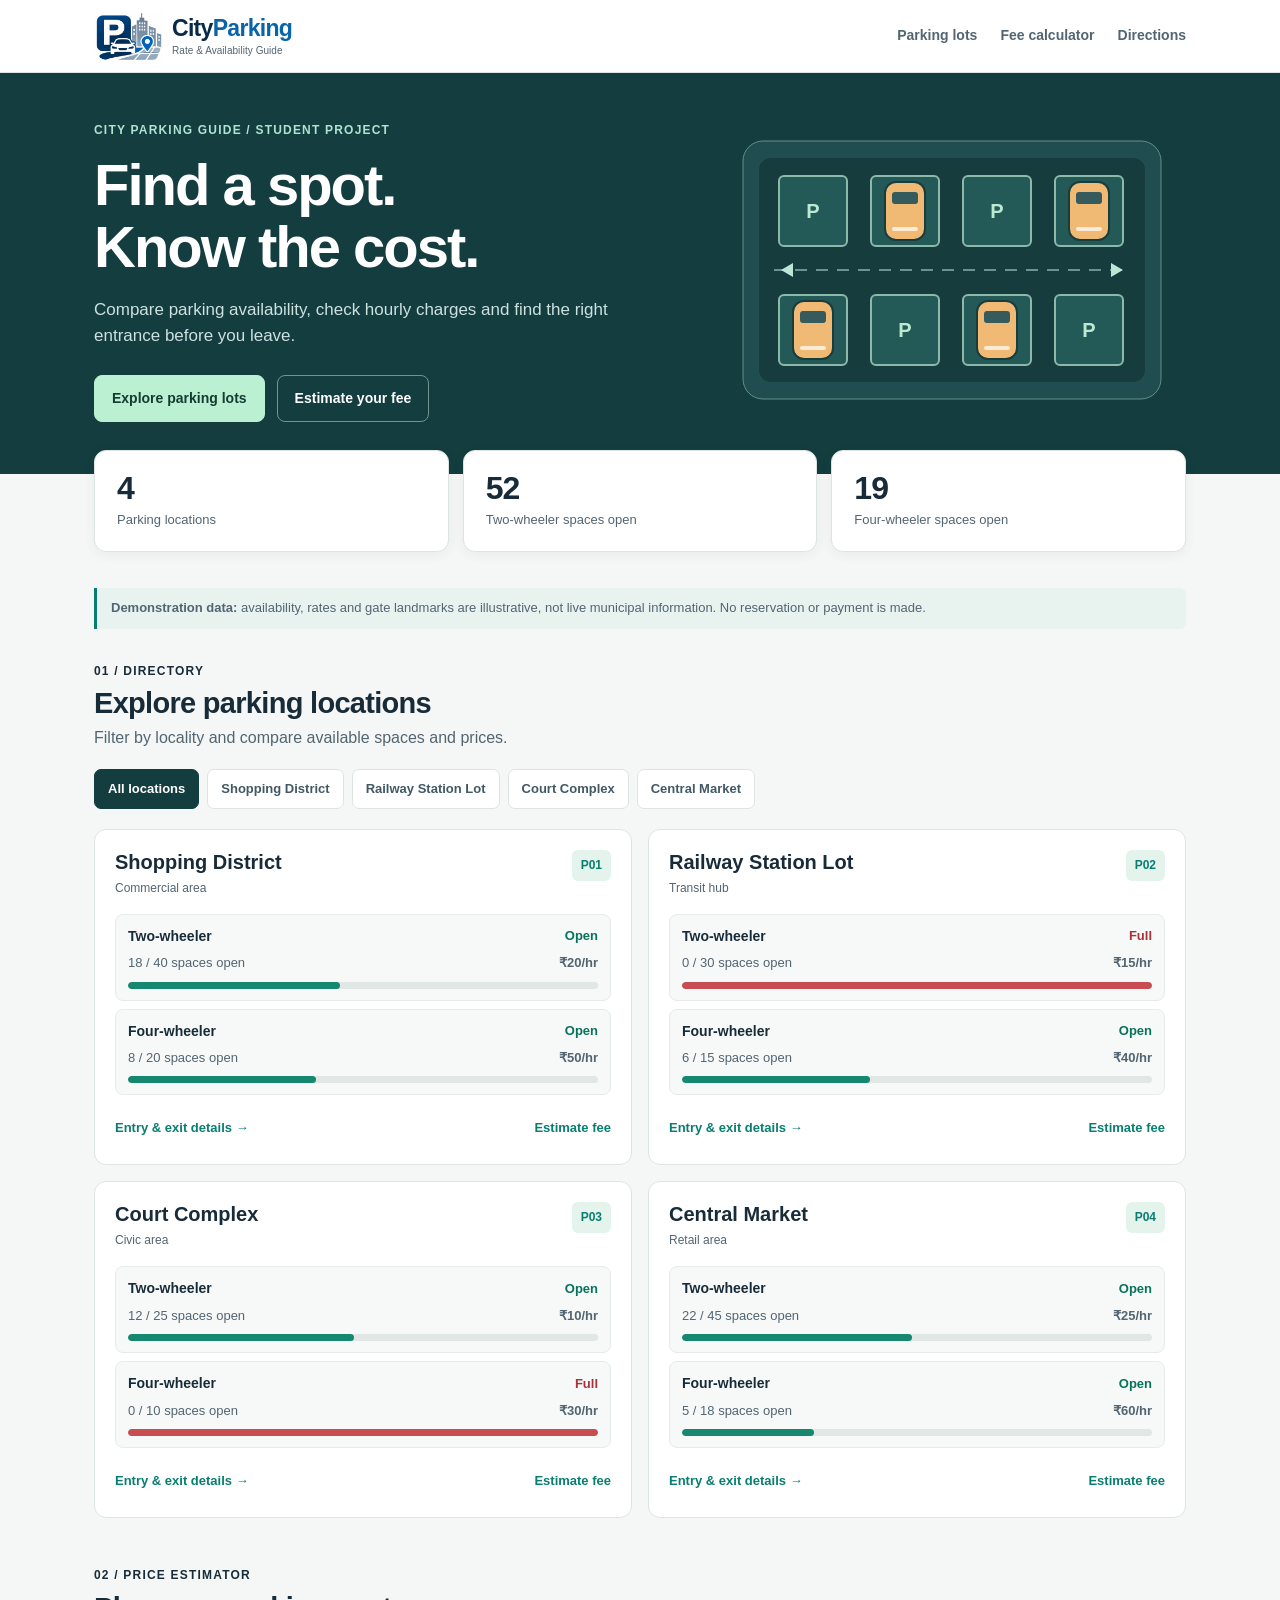
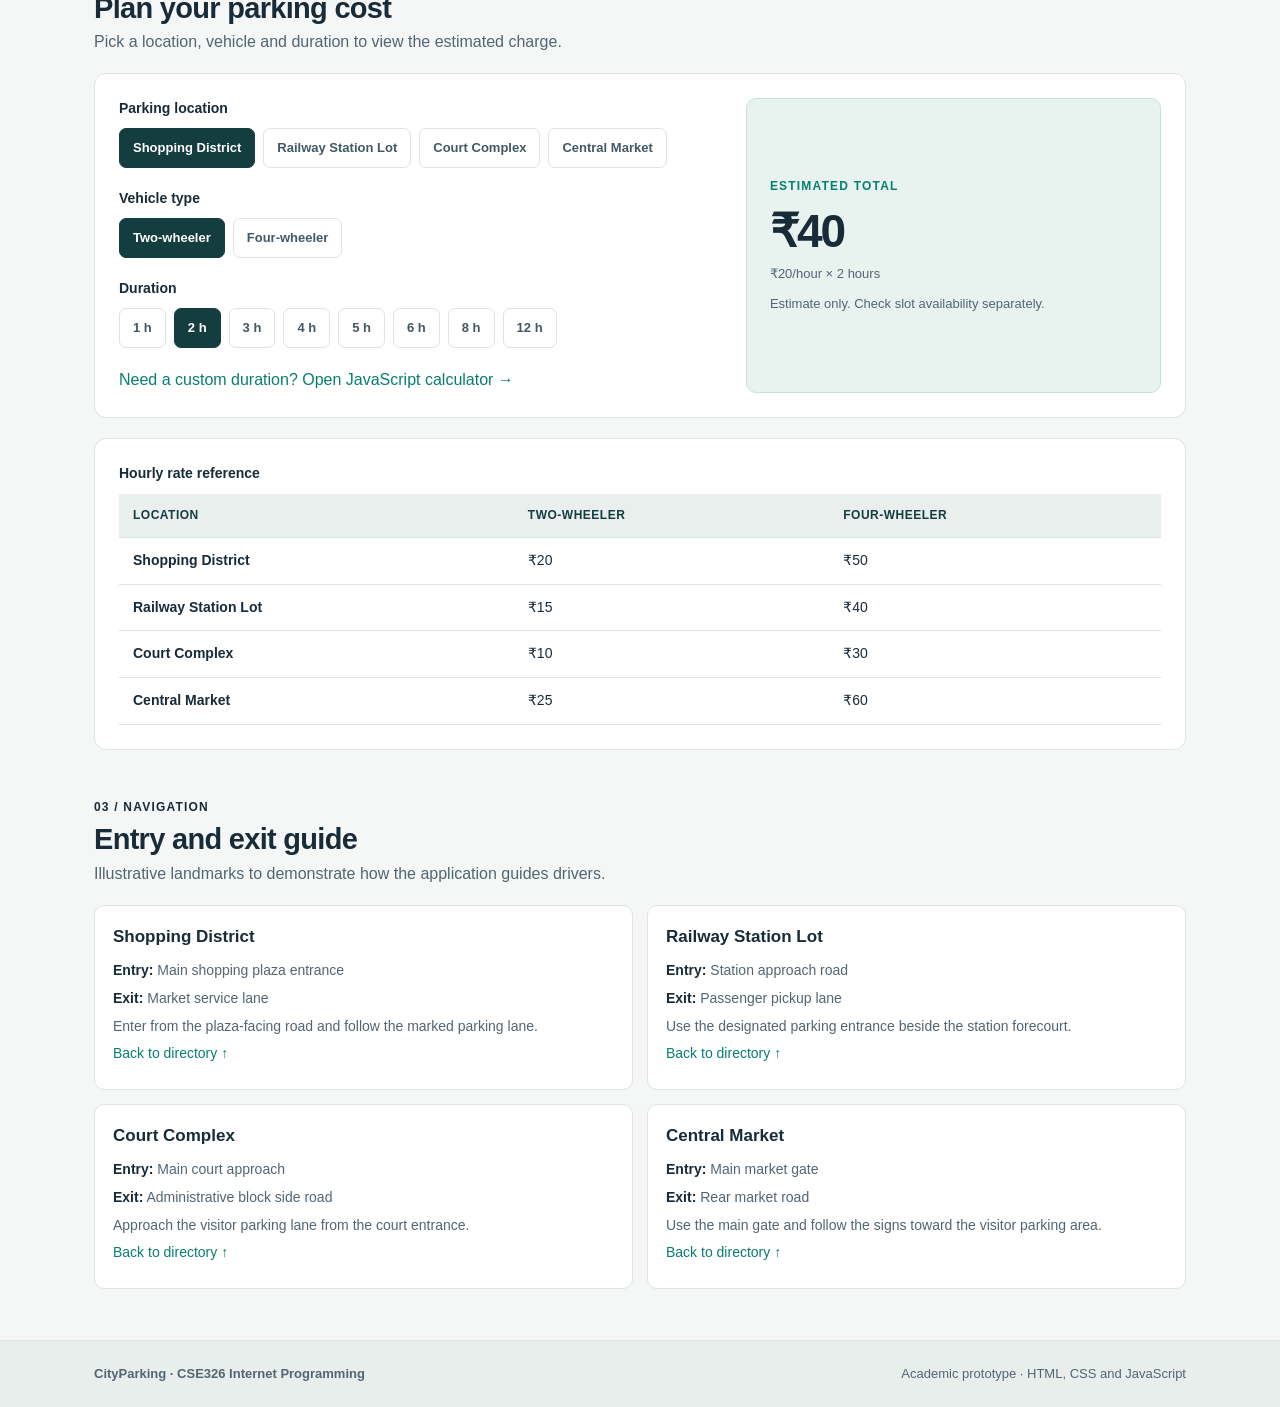
<file: index.html>
<!DOCTYPE html>
<html>
    <head>
        <meta charset="utf-8">
        <meta content="width=device-width, initial-scale=1.0" name="viewport">
        <meta content="Compare city parking availability, hourly rates and entry and exit landmarks in a student demonstration." name="description">
        <title>CityParking | Find a spot before you go</title>
        <link href="logo-icon.png" rel="icon" type="image/png">
        <link href="style.css" rel="stylesheet">
    </head>
    <body>
        <header class="top">
            <div class="wrap nav">
                <a class="logo" href="#top"><img alt="" class="brand-image" src="logo-icon.png"/><span class="brand-text"><strong>City<span>Parking</span></strong><small>Rate &amp; Availability Guide</small></span></a>
                <nav aria-label="Main navigation">
                    <a href="#directory">Parking lots</a>
                    <a href="#calculator">Fee calculator</a>
                    <a href="#directions">Directions</a>
                </nav>
            </div>
        </header>
        <main id="top">
            <section class="hero">
                <div class="wrap hero-grid">
                    <div>
                        <span class="tag">City parking guide / Student project</span>
                        <h1>Find a spot.<br>Know the cost.</h1>
                        <p>Compare parking availability, check hourly charges and find the right entrance before you leave.</p>
                        <div class="actions"><a class="button" href="#directory">Explore parking lots</a><a class="button secondary" href="#calculator">Estimate your fee</a></div>
                    </div>
                    <img alt="Parking layout with open bays and parked vehicles" class="hero-art" src="parking.svg">
                </div>
            </section>
            <div class="wrap">
                <section aria-label="Parking summary" class="stats">
                    <div class="stat"><strong>4</strong><span>Parking locations</span></div>
                    <div class="stat"><strong>52</strong><span>Two-wheeler spaces open</span></div>
                    <div class="stat"><strong>19</strong><span>Four-wheeler spaces open</span></div>
                </section>
                <div class="note"><strong>Demonstration data:</strong> availability, rates and gate landmarks are illustrative, not live municipal information. No reservation or payment is made.</div>
                <section class="section" id="directory">
                    <div class="section-head">
                        <div><span class="tag">01 / Directory</span><h2>Explore parking locations</h2><p>Filter by locality and compare available spaces and prices.</p></div>
                    </div>
                    <div aria-label="Filter parking locations" role="group">
                        <input checked="" class="choice" id="filter-all" name="locality" type="radio">
                        <input class="choice" id="filter-shopping" name="locality" type="radio">
                        <input class="choice" id="filter-railway" name="locality" type="radio">
                        <input class="choice" id="filter-court" name="locality" type="radio">
                        <input class="choice" id="filter-market" name="locality" type="radio">
                        <div class="pills"><label for="filter-all">All locations</label><label for="filter-shopping">Shopping District</label><label for="filter-railway">Railway Station Lot</label><label for="filter-court">Court Complex</label><label for="filter-market">Central Market</label></div>
                        <div class="lot-grid">
                            <article class="lot shopping">
                                <div class="lot-heading">
                                    <div><h3>Shopping District</h3><p class="sub">Commercial area</p></div>
                                    <span class="number">P01</span>
                                </div>
                                <div class="vehicle">
                                    <div class="vehicle-top"><strong>Two-wheeler</strong><span class="open">Open</span></div>
                                    <div class="vehicle-bottom"><span>18 / 40 spaces open</span><strong>₹20/hr</strong></div>
                                    <div aria-label="45% spaces open" class="track" role="img">
                                        <div class="bar" style="width:45%"></div>
                                    </div>
                                </div>
                                <div class="vehicle">
                                    <div class="vehicle-top"><strong>Four-wheeler</strong><span class="open">Open</span></div>
                                    <div class="vehicle-bottom"><span>8 / 20 spaces open</span><strong>₹50/hr</strong></div>
                                    <div aria-label="40% spaces open" class="track" role="img">
                                        <div class="bar" style="width:40%"></div>
                                    </div>
                                </div>
                                <div class="lot-bottom"><a href="#gate-shopping">Entry &amp; exit details →</a><a href="#calculator">Estimate fee</a></div>
                            </article>
                            <article class="lot railway">
                                <div class="lot-heading">
                                    <div><h3>Railway Station Lot</h3><p class="sub">Transit hub</p></div>
                                    <span class="number">P02</span>
                                </div>
                                <div class="vehicle">
                                    <div class="vehicle-top"><strong>Two-wheeler</strong><span class="full">Full</span></div>
                                    <div class="vehicle-bottom"><span>0 / 30 spaces open</span><strong>₹15/hr</strong></div>
                                    <div aria-label="0% spaces open" class="track" role="img">
                                        <div class="bar zero" style="width:100%"></div>
                                    </div>
                                </div>
                                <div class="vehicle">
                                    <div class="vehicle-top"><strong>Four-wheeler</strong><span class="open">Open</span></div>
                                    <div class="vehicle-bottom"><span>6 / 15 spaces open</span><strong>₹40/hr</strong></div>
                                    <div aria-label="40% spaces open" class="track" role="img">
                                        <div class="bar" style="width:40%"></div>
                                    </div>
                                </div>
                                <div class="lot-bottom"><a href="#gate-railway">Entry &amp; exit details →</a><a href="#calculator">Estimate fee</a></div>
                            </article>
                            <article class="lot court">
                                <div class="lot-heading">
                                    <div><h3>Court Complex</h3><p class="sub">Civic area</p></div>
                                    <span class="number">P03</span>
                                </div>
                                <div class="vehicle">
                                    <div class="vehicle-top"><strong>Two-wheeler</strong><span class="open">Open</span></div>
                                    <div class="vehicle-bottom"><span>12 / 25 spaces open</span><strong>₹10/hr</strong></div>
                                    <div aria-label="48% spaces open" class="track" role="img">
                                        <div class="bar" style="width:48%"></div>
                                    </div>
                                </div>
                                <div class="vehicle">
                                    <div class="vehicle-top"><strong>Four-wheeler</strong><span class="full">Full</span></div>
                                    <div class="vehicle-bottom"><span>0 / 10 spaces open</span><strong>₹30/hr</strong></div>
                                    <div aria-label="0% spaces open" class="track" role="img">
                                        <div class="bar zero" style="width:100%"></div>
                                    </div>
                                </div>
                                <div class="lot-bottom"><a href="#gate-court">Entry &amp; exit details →</a><a href="#calculator">Estimate fee</a></div>
                            </article>
                            <article class="lot market">
                                <div class="lot-heading">
                                    <div><h3>Central Market</h3><p class="sub">Retail area</p></div>
                                    <span class="number">P04</span>
                                </div>
                                <div class="vehicle">
                                    <div class="vehicle-top"><strong>Two-wheeler</strong><span class="open">Open</span></div>
                                    <div class="vehicle-bottom"><span>22 / 45 spaces open</span><strong>₹25/hr</strong></div>
                                    <div aria-label="49% spaces open" class="track" role="img">
                                        <div class="bar" style="width:49%"></div>
                                    </div>
                                </div>
                                <div class="vehicle">
                                    <div class="vehicle-top"><strong>Four-wheeler</strong><span class="open">Open</span></div>
                                    <div class="vehicle-bottom"><span>5 / 18 spaces open</span><strong>₹60/hr</strong></div>
                                    <div aria-label="28% spaces open" class="track" role="img">
                                        <div class="bar" style="width:28%"></div>
                                    </div>
                                </div>
                                <div class="lot-bottom"><a href="#gate-market">Entry &amp; exit details →</a><a href="#calculator">Estimate fee</a></div>
                            </article>
                        </div>
                    </div>
                </section>
                <section class="section" id="calculator">
                    <div class="section-head">
                        <div><span class="tag">02 / Price estimator</span><h2>Plan your parking cost</h2><p>Pick a location, vehicle and duration to view the estimated charge.</p></div>
                    </div>
                    <div aria-label="Parking fee estimator" class="panel estimate" role="group">
                        <input checked="" class="choice" id="loc-shopping" name="loc" type="radio">
                        <input class="choice" id="loc-railway" name="loc" type="radio">
                        <input class="choice" id="loc-court" name="loc" type="radio">
                        <input class="choice" id="loc-market" name="loc" type="radio">
                        <input checked="" class="choice" id="type-two" name="type" type="radio">
                        <input class="choice" id="type-four" name="type" type="radio">
                        <input class="choice" id="hours-1" name="hours" type="radio">
                        <input checked="" class="choice" id="hours-2" name="hours" type="radio">
                        <input class="choice" id="hours-3" name="hours" type="radio">
                        <input class="choice" id="hours-4" name="hours" type="radio">
                        <input class="choice" id="hours-5" name="hours" type="radio">
                        <input class="choice" id="hours-6" name="hours" type="radio">
                        <input class="choice" id="hours-8" name="hours" type="radio">
                        <input class="choice" id="hours-12" name="hours" type="radio">
                        <div class="controls">
                            <h3 class="field-title">Parking location</h3>
                            <div class="pills"><label for="loc-shopping">Shopping District</label><label for="loc-railway">Railway Station Lot</label><label for="loc-court">Court Complex</label><label for="loc-market">Central Market</label></div>
                            <h3 class="field-title">Vehicle type</h3>
                            <div class="pills"><label for="type-two">Two-wheeler</label><label for="type-four">Four-wheeler</label></div>
                            <h3 class="field-title">Duration</h3>
                            <div class="pills"><label for="hours-1">1 h</label><label for="hours-2">2 h</label><label for="hours-3">3 h</label><label for="hours-4">4 h</label><label for="hours-5">5 h</label><label for="hours-6">6 h</label><label for="hours-8">8 h</label><label for="hours-12">12 h</label></div>
                            <a href="calculator.html">Need a custom duration? Open JavaScript calculator →</a>
                        </div>
                        <div class="result">
                            <span class="tag">Estimated total</span>
                            <div class="fee-group fee-shopping-two">
                                <div class="amount hour-1">₹20</div>
                                <div class="amount hour-2">₹40</div>
                                <div class="amount hour-3">₹60</div>
                                <div class="amount hour-4">₹80</div>
                                <div class="amount hour-5">₹100</div>
                                <div class="amount hour-6">₹120</div>
                                <div class="amount hour-8">₹160</div>
                                <div class="amount hour-12">₹240</div>
                                <div class="rate-line">₹20/hour × <span class="duration hour-1">1 hour</span><span class="duration hour-2">2 hours</span><span class="duration hour-3">3 hours</span><span class="duration hour-4">4 hours</span><span class="duration hour-5">5 hours</span><span class="duration hour-6">6 hours</span><span class="duration hour-8">8 hours</span><span class="duration hour-12">12 hours</span></div>
                            </div>
                            <div class="fee-group fee-shopping-four">
                                <div class="amount hour-1">₹50</div>
                                <div class="amount hour-2">₹100</div>
                                <div class="amount hour-3">₹150</div>
                                <div class="amount hour-4">₹200</div>
                                <div class="amount hour-5">₹250</div>
                                <div class="amount hour-6">₹300</div>
                                <div class="amount hour-8">₹400</div>
                                <div class="amount hour-12">₹600</div>
                                <div class="rate-line">₹50/hour × <span class="duration hour-1">1 hour</span><span class="duration hour-2">2 hours</span><span class="duration hour-3">3 hours</span><span class="duration hour-4">4 hours</span><span class="duration hour-5">5 hours</span><span class="duration hour-6">6 hours</span><span class="duration hour-8">8 hours</span><span class="duration hour-12">12 hours</span></div>
                            </div>
                            <div class="fee-group fee-railway-two">
                                <div class="amount hour-1">₹15</div>
                                <div class="amount hour-2">₹30</div>
                                <div class="amount hour-3">₹45</div>
                                <div class="amount hour-4">₹60</div>
                                <div class="amount hour-5">₹75</div>
                                <div class="amount hour-6">₹90</div>
                                <div class="amount hour-8">₹120</div>
                                <div class="amount hour-12">₹180</div>
                                <div class="rate-line">₹15/hour × <span class="duration hour-1">1 hour</span><span class="duration hour-2">2 hours</span><span class="duration hour-3">3 hours</span><span class="duration hour-4">4 hours</span><span class="duration hour-5">5 hours</span><span class="duration hour-6">6 hours</span><span class="duration hour-8">8 hours</span><span class="duration hour-12">12 hours</span></div>
                            </div>
                            <div class="fee-group fee-railway-four">
                                <div class="amount hour-1">₹40</div>
                                <div class="amount hour-2">₹80</div>
                                <div class="amount hour-3">₹120</div>
                                <div class="amount hour-4">₹160</div>
                                <div class="amount hour-5">₹200</div>
                                <div class="amount hour-6">₹240</div>
                                <div class="amount hour-8">₹320</div>
                                <div class="amount hour-12">₹480</div>
                                <div class="rate-line">₹40/hour × <span class="duration hour-1">1 hour</span><span class="duration hour-2">2 hours</span><span class="duration hour-3">3 hours</span><span class="duration hour-4">4 hours</span><span class="duration hour-5">5 hours</span><span class="duration hour-6">6 hours</span><span class="duration hour-8">8 hours</span><span class="duration hour-12">12 hours</span></div>
                            </div>
                            <div class="fee-group fee-court-two">
                                <div class="amount hour-1">₹10</div>
                                <div class="amount hour-2">₹20</div>
                                <div class="amount hour-3">₹30</div>
                                <div class="amount hour-4">₹40</div>
                                <div class="amount hour-5">₹50</div>
                                <div class="amount hour-6">₹60</div>
                                <div class="amount hour-8">₹80</div>
                                <div class="amount hour-12">₹120</div>
                                <div class="rate-line">₹10/hour × <span class="duration hour-1">1 hour</span><span class="duration hour-2">2 hours</span><span class="duration hour-3">3 hours</span><span class="duration hour-4">4 hours</span><span class="duration hour-5">5 hours</span><span class="duration hour-6">6 hours</span><span class="duration hour-8">8 hours</span><span class="duration hour-12">12 hours</span></div>
                            </div>
                            <div class="fee-group fee-court-four">
                                <div class="amount hour-1">₹30</div>
                                <div class="amount hour-2">₹60</div>
                                <div class="amount hour-3">₹90</div>
                                <div class="amount hour-4">₹120</div>
                                <div class="amount hour-5">₹150</div>
                                <div class="amount hour-6">₹180</div>
                                <div class="amount hour-8">₹240</div>
                                <div class="amount hour-12">₹360</div>
                                <div class="rate-line">₹30/hour × <span class="duration hour-1">1 hour</span><span class="duration hour-2">2 hours</span><span class="duration hour-3">3 hours</span><span class="duration hour-4">4 hours</span><span class="duration hour-5">5 hours</span><span class="duration hour-6">6 hours</span><span class="duration hour-8">8 hours</span><span class="duration hour-12">12 hours</span></div>
                            </div>
                            <div class="fee-group fee-market-two">
                                <div class="amount hour-1">₹25</div>
                                <div class="amount hour-2">₹50</div>
                                <div class="amount hour-3">₹75</div>
                                <div class="amount hour-4">₹100</div>
                                <div class="amount hour-5">₹125</div>
                                <div class="amount hour-6">₹150</div>
                                <div class="amount hour-8">₹200</div>
                                <div class="amount hour-12">₹300</div>
                                <div class="rate-line">₹25/hour × <span class="duration hour-1">1 hour</span><span class="duration hour-2">2 hours</span><span class="duration hour-3">3 hours</span><span class="duration hour-4">4 hours</span><span class="duration hour-5">5 hours</span><span class="duration hour-6">6 hours</span><span class="duration hour-8">8 hours</span><span class="duration hour-12">12 hours</span></div>
                            </div>
                            <div class="fee-group fee-market-four">
                                <div class="amount hour-1">₹60</div>
                                <div class="amount hour-2">₹120</div>
                                <div class="amount hour-3">₹180</div>
                                <div class="amount hour-4">₹240</div>
                                <div class="amount hour-5">₹300</div>
                                <div class="amount hour-6">₹360</div>
                                <div class="amount hour-8">₹480</div>
                                <div class="amount hour-12">₹720</div>
                                <div class="rate-line">₹60/hour × <span class="duration hour-1">1 hour</span><span class="duration hour-2">2 hours</span><span class="duration hour-3">3 hours</span><span class="duration hour-4">4 hours</span><span class="duration hour-5">5 hours</span><span class="duration hour-6">6 hours</span><span class="duration hour-8">8 hours</span><span class="duration hour-12">12 hours</span></div>
                            </div>
                            <p>Estimate only. Check slot availability separately.</p>
                        </div>
                    </div>
                    <div class="panel table-wrap">
                        <table>
                            <caption style="text-align:left;font-weight:bold;margin-bottom:10px">Hourly rate reference</caption>
                            <thead>
                                <tr>
                                    <th scope="col">Location</th>
                                    <th scope="col">Two-wheeler</th>
                                    <th scope="col">Four-wheeler</th>
                                </tr>
                            </thead>
                            <tbody>
                                <tr>
                                    <td>Shopping District</td>
                                    <td>₹20</td>
                                    <td>₹50</td>
                                </tr>
                                <tr>
                                    <td>Railway Station Lot</td>
                                    <td>₹15</td>
                                    <td>₹40</td>
                                </tr>
                                <tr>
                                    <td>Court Complex</td>
                                    <td>₹10</td>
                                    <td>₹30</td>
                                </tr>
                                <tr>
                                    <td>Central Market</td>
                                    <td>₹25</td>
                                    <td>₹60</td>
                                </tr>
                            </tbody>
                        </table>
                    </div>
                </section>
                <section class="section" id="directions">
                    <div class="section-head">
                        <div><span class="tag">03 / Navigation</span><h2>Entry and exit guide</h2><p>Illustrative landmarks to demonstrate how the application guides drivers.</p></div>
                    </div>
                    <div class="directions">
                        <article class="direction" id="gate-shopping">
                            <h3>Shopping District</h3>
                            <p><strong>Entry:</strong> Main shopping plaza entrance</p>
                            <p><strong>Exit:</strong> Market service lane</p>
                            <p>Enter from the plaza-facing road and follow the marked parking lane.</p>
                            <p><a href="#directory">Back to directory ↑</a></p>
                        </article>
                        <article class="direction" id="gate-railway">
                            <h3>Railway Station Lot</h3>
                            <p><strong>Entry:</strong> Station approach road</p>
                            <p><strong>Exit:</strong> Passenger pickup lane</p>
                            <p>Use the designated parking entrance beside the station forecourt.</p>
                            <p><a href="#directory">Back to directory ↑</a></p>
                        </article>
                        <article class="direction" id="gate-court">
                            <h3>Court Complex</h3>
                            <p><strong>Entry:</strong> Main court approach</p>
                            <p><strong>Exit:</strong> Administrative block side road</p>
                            <p>Approach the visitor parking lane from the court entrance.</p>
                            <p><a href="#directory">Back to directory ↑</a></p>
                        </article>
                        <article class="direction" id="gate-market">
                            <h3>Central Market</h3>
                            <p><strong>Entry:</strong> Main market gate</p>
                            <p><strong>Exit:</strong> Rear market road</p>
                            <p>Use the main gate and follow the signs toward the visitor parking area.</p>
                            <p><a href="#directory">Back to directory ↑</a></p>
                        </article>
                    </div>
                </section>
            </div>
        </main>
        <footer class="footer">
            <div class="wrap"><strong>CityParking · CSE326 Internet Programming</strong><span>Academic prototype · HTML, CSS and JavaScript</span></div>
        </footer>
    </body>
</html>
</file>
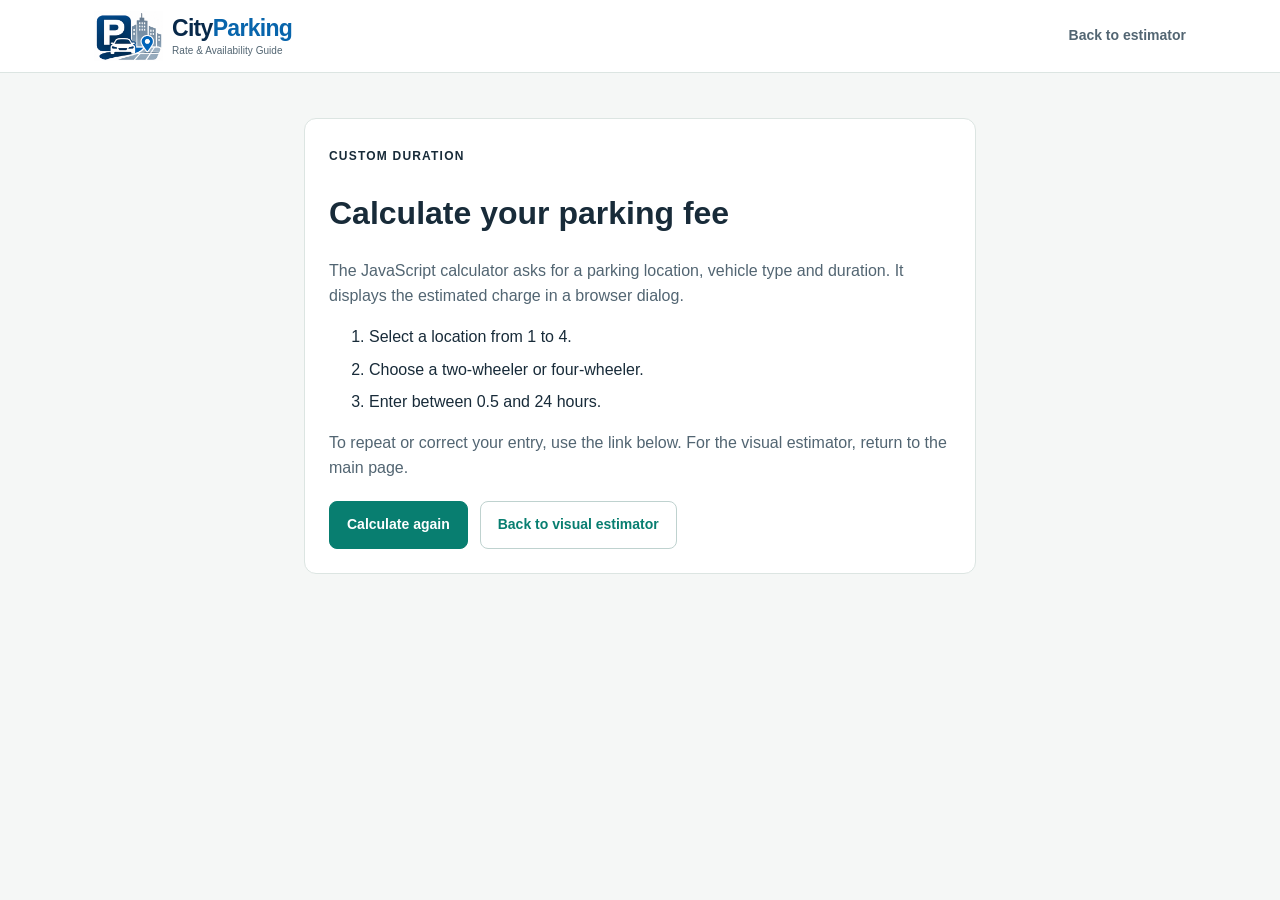
<file: calculator.html>
<!DOCTYPE html>
<html>
    <head>
        <meta charset="utf-8">
        <meta content="width=device-width, initial-scale=1.0" name="viewport">
        <title>Custom fee estimate | CityParking</title>
        <link href="logo-icon.png" rel="icon" type="image/png">
        <link href="style.css" rel="stylesheet">
    </head>
    <body>
        <header class="top">
            <div class="wrap nav">
                <a class="logo" href="index.html"><img alt="" class="brand-image" src="logo-icon.png"/><span class="brand-text"><strong>City<span>Parking</span></strong><small>Rate &amp; Availability Guide</small></span></a>
                <nav>
                    <a href="index.html#calculator">Back to estimator</a>
                </nav>
            </div>
        </header>
        <main class="wrap calc-page">
            <section class="panel">
                <span class="tag">Custom duration</span>
                <h1>Calculate your parking fee</h1>
                <p>The JavaScript calculator asks for a parking location, vehicle type and duration. It displays the estimated charge in a browser dialog.</p>
                <ol>
                    <li>Select a location from 1 to 4.</li>
                    <li>Choose a two-wheeler or four-wheeler.</li>
                    <li>Enter between 0.5 and 24 hours.</li>
                </ol>
                <p>To repeat or correct your entry, use the link below. For the visual estimator, return to the main page.</p>
                <div class="actions" style="margin-top:20px"><a class="button" href="calculator.html">Calculate again</a><a class="button secondary" href="index.html#calculator">Back to visual estimator</a></div>
            </section>
        </main>
        <script src="calculator.js"></script>
        <script>customEstimate();</script>
    </body>
</html>
</file>
<file: style.css>
:root {
    --ink: #182b39;
    --muted: #526572;
    --brand: #087e70;
    --deep: #143d40;
    --paper: #f5f7f6;
    --line: #dce5e2;
    --white: #fff;
    --red: #a73339;
    --green: #08735c;
}
* {
    box-sizing: border-box;
}
html {
    scroll-behavior: smooth;
}
body {
    margin: 0;
    background: var(--paper);
    color: var(--ink);
    font-family: Arial,Helvetica,sans-serif;
    line-height: 1.55;
}
a {
    color: var(--brand);
    text-decoration: none;
}
a:hover {
    text-decoration: underline;
}
a:focus-visible,label:focus-visible,summary:focus-visible {
    outline: 3px solid #e4a839;
    outline-offset: 4px;
}
.wrap {
    max-width: 1140px;
    margin: auto;
    padding: 0 24px;
}
.top {
    background: #fff;
    border-bottom: 1px solid var(--line);
}
.nav {
    display: flex;
    align-items: center;
    justify-content: space-between;
    gap: 18px;
    min-height: 72px;
    flex-wrap: wrap;
}
.logo {
    display: flex;
    align-items: center;
    gap: 10px;
    font-size: 20px;
    font-weight: 750;
    color: var(--ink);
}
.logo-mark {
    display: grid;
    place-items: center;
    background: var(--brand);
    color: #fff;
    width: 36px;
    height: 36px;
    border-radius: 9px;
    font-size: 23px;
    line-height: 1;
}
.nav nav {
    display: flex;
    gap: 23px;
    flex-wrap: wrap;
}
.nav nav a {
    font-size: 14px;
    font-weight: bold;
    color: var(--muted);
}
.tag {
    font-size: 12px;
    font-weight: bold;
    letter-spacing: 1.2px;
    text-transform: uppercase;
}
.hero {
    background: var(--deep);
    color: #fff;
    padding: 44px 0 52px;
}
.hero-grid {
    display: grid;
    grid-template-columns: 1.25fr 1fr;
    align-items: center;
    gap: 40px;
}
.hero .tag {
    color: #aee3cf;
}
.hero h1 {
    font-size: clamp(34px,5vw,58px);
    letter-spacing: -2px;
    line-height: 1.08;
    margin: 12px 0 18px;
    max-width: 650px;
}
.hero p {
    color: #cde1df;
    font-size: 17px;
    max-width: 540px;
    margin: 0 0 25px;
}
.actions {
    display: flex;
    gap: 12px;
    flex-wrap: wrap;
}
.button {
    display: inline-block;
    background: var(--brand);
    color: #fff;
    font-weight: bold;
    border: 1px solid var(--brand);
    border-radius: 8px;
    padding: 12px 17px;
    font-size: 14px;
    transition: background .15s,transform .15s;
    text-align: center;
}
.button:hover {
    background: #05655a;
    text-decoration: none;
    transform: translateY(-1px);
}
.hero .button {
    background: #bcf0d2;
    color: #153c32;
    border-color: #bcf0d2;
}
.button.secondary {
    background: transparent;
    border: 1px solid #bfd2cf;
    color: var(--brand);
}
.hero .button.secondary {
    color: #fff;
    border-color: #769392;
}
.hero-art {
    width: 100%;
    max-width: 420px;
    display: block;
    margin: auto;
}
.stats {
    display: grid;
    grid-template-columns: repeat(3,1fr);
    gap: 14px;
    margin: -24px 0 36px;
    position: relative;
}
.stat {
    background: #fff;
    border: 1px solid var(--line);
    padding: 20px 22px;
    border-radius: 12px;
    box-shadow: 0 3px 12px #153b3210;
}
.stat strong {
    font-size: 32px;
    line-height: 1.1;
    display: block;
    letter-spacing: -1px;
}
.stat span {
    font-size: 13px;
    color: var(--muted);
}
.section {
    padding: 9px 0 35px;
    scroll-margin-top: 20px;
}
.section-head {
    display: flex;
    justify-content: space-between;
    align-items: end;
    gap: 15px;
    margin-bottom: 18px;
}
.section h2 {
    font-size: 29px;
    line-height: 1.2;
    margin: 4px 0 5px;
    letter-spacing: -.7px;
}
.section p {
    margin: 0;
    color: var(--muted);
}
.note {
    font-size: 13px;
    color: var(--muted);
    background: #e8f3ef;
    border-left: 3px solid var(--brand);
    padding: 10px 14px;
    margin-bottom: 20px;
    border-radius: 0 6px 6px 0;
}
.choice {
    position: absolute;
    width: 1px;
    height: 1px;
    overflow: hidden;
    clip: rect(0,0,0,0);
    white-space: nowrap;
}
.pills {
    display: flex;
    flex-wrap: wrap;
    gap: 8px;
    margin: 0 0 20px;
}
.pills label {
    cursor: pointer;
    padding: 9px 13px;
    font-size: 13px;
    font-weight: bold;
    color: #425965;
    border: 1px solid var(--line);
    background: white;
    border-radius: 7px;
    transition: background .15s;
}
.pills label:hover {
    border-color: var(--brand);
}
.lot-grid {
    display: grid;
    grid-template-columns: repeat(2,minmax(0,1fr));
    gap: 16px;
}
.lot {
    background: white;
    border: 1px solid var(--line);
    border-radius: 12px;
    padding: 20px;
    transition: box-shadow .18s;
}
.lot:hover {
    box-shadow: 0 5px 18px #23413914;
}
.lot-heading {
    display: flex;
    justify-content: space-between;
    gap: 10px;
    align-items: start;
    margin-bottom: 16px;
}
.lot h3 {
    margin: 0;
    font-size: 20px;
    line-height: 1.25;
}
.lot .sub {
    font-size: 12px;
    margin-top: 4px;
}
.number {
    color: var(--brand);
    background: #e5f3ed;
    font-weight: bold;
    font-size: 12px;
    border-radius: 6px;
    padding: 6px 9px;
}
.vehicle {
    background: #f7f9f8;
    border: 1px solid #e6ece9;
    padding: 11px 12px;
    border-radius: 8px;
    margin: 8px 0;
}
.vehicle-top,.vehicle-bottom {
    display: flex;
    justify-content: space-between;
    align-items: center;
    gap: 8px;
    font-size: 13px;
}
.vehicle-top strong {
    font-size: 14px;
}
.vehicle-bottom {
    margin-top: 6px;
    color: var(--muted);
}
.open {
    color: var(--green);
    font-weight: bold;
}
.full {
    color: var(--red);
    font-weight: bold;
}
.track {
    height: 7px;
    border-radius: 20px;
    background: #e1e7e5;
    margin-top: 8px;
    overflow: hidden;
}
.bar {
    height: 100%;
    background: #16886f;
    border-radius: 20px;
}
.bar.zero {
    background: #c84d53;
    width: 100%;
}
.lot-bottom {
    display: flex;
    justify-content: space-between;
    align-items: center;
    gap: 12px;
    margin-top: 17px;
    font-size: 13px;
    font-weight: bold;
}
.lot-bottom a {
    padding: 6px 0;
}
.panel {
    background: white;
    border: 1px solid var(--line);
    border-radius: 12px;
    padding: 24px;
}
.estimate {
    display: grid;
    grid-template-columns: 1.45fr 1fr;
    gap: 25px;
    align-items: start;
}
.field-title {
    font-weight: bold;
    font-size: 14px;
    margin: 0 0 8px;
    color: var(--ink);
}
.estimate .pills {
    margin-bottom: 20px;
}
.result {
    background: #e8f3ef;
    border: 1px solid #c6e3d6;
    border-radius: 10px;
    padding: 23px;
    align-self: stretch;
    display: flex;
    flex-direction: column;
    justify-content: center;
}
.result .tag {
    color: var(--brand);
}
.amount {
    display: none;
    font-weight: bold;
    font-size: 46px;
    letter-spacing: -2px;
    line-height: 1.1;
    margin: 0;
}
.rate-line {
    font-size: 13px;
    color: var(--muted);
    margin-top: 8px;
}
.result p {
    font-size: 13px;
}
.table-wrap {
    overflow-x: auto;
    margin-top: 20px;
}
table {
    border-collapse: collapse;
    width: 100%;
    text-align: left;
    font-size: 14px;
}
th,td {
    padding: 12px 14px;
    border-bottom: 1px solid var(--line);
}
th {
    background: #e8efed;
    font-size: 12px;
    color: var(--deep);
    text-transform: uppercase;
    letter-spacing: .5px;
}
td:first-child {
    font-weight: bold;
}
.directions {
    display: grid;
    grid-template-columns: repeat(2,minmax(0,1fr));
    gap: 14px;
}
.direction {
    background: #fff;
    border: 1px solid var(--line);
    border-radius: 10px;
    padding: 18px;
    scroll-margin-top: 20px;
}
.direction h3 {
    margin: 0 0 10px;
    font-size: 17px;
}
.direction p {
    font-size: 14px;
    margin: 6px 0;
}
.direction strong {
    color: var(--ink);
}
.direction:target {
    border-color: var(--brand);
    box-shadow: 0 0 0 2px #087e7020;
}
.footer {
    margin-top: 16px;
    background: #e8eeeb;
    border-top: 1px solid var(--line);
    padding: 23px 0;
    color: var(--muted);
    font-size: 13px;
}
.footer .wrap {
    display: flex;
    justify-content: space-between;
    gap: 10px;
    flex-wrap: wrap;
}
.calc-page {
    max-width: 720px;
    margin: 45px auto;
}
.calc-page h1 {
    font-size: 32px;
    line-height: 1.2;
}
.calc-page p {
    color: var(--muted);
}
.calc-page li {
    margin-bottom: 8px;
}
@media (max-width:760px) {
    .wrap {
        padding: 0 17px;
    }
    .nav {
        padding-top: 12px;
        padding-bottom: 12px;
    }
    .nav nav {
        gap: 14px;
    }
    .hero {
        padding: 33px 0 45px;
    }
    .hero-grid {
        grid-template-columns: 1fr;
        gap: 20px;
    }
    .hero-art {
        max-width: 290px;
    }
    .stats {
        gap: 8px;
        margin-bottom: 26px;
    }
    .stat {
        padding: 14px 10px;
    }
    .stat strong {
        font-size: 25px;
    }
    .stat span {
        font-size: 11px;
    }
    .lot-grid,.directions,.estimate {
        grid-template-columns: 1fr;
    }
    .section-head {
        display: block;
    }
    .panel {
        padding: 16px;
    }
    .lot {
        padding: 16px;
    }
    .section h2 {
        font-size: 25px;
    }
    .result {
        min-height: 140px;
    }
    .hero h1 {
        letter-spacing: -1px;
    }
    .footer .wrap {
        display: block;
    }
}
@media (prefers-reduced-motion:reduce) {
    html {
        scroll-behavior: auto;
    }
    * {
        transition: none !important;
    }
}
#filter-shopping:checked ~ .lot-grid .lot:not(.shopping) {
    display: none;
}
#filter-railway:checked ~ .lot-grid .lot:not(.railway) {
    display: none;
}
#filter-court:checked ~ .lot-grid .lot:not(.court) {
    display: none;
}
#filter-market:checked ~ .lot-grid .lot:not(.market) {
    display: none;
}
.rate-line {
    letter-spacing: normal;
    font-weight: normal;
    line-height: 1.5;
}
.logo {
    gap: 9px;
    text-decoration: none;
    padding: 7px 0;
}
.logo:hover {
    text-decoration: none;
}
.brand-image {
    display: block;
    width: 69px;
    height: auto;
    flex-shrink: 0;
}
.brand-text {
    display: flex;
    flex-direction: column;
    line-height: 1.1;
}
.brand-text strong {
    color: #08294a;
    font-size: 23px;
    letter-spacing: -.7px;
}
.brand-text strong span {
    color: #0865ac;
}
.brand-text small {
    color: #526572;
    font-size: 10px;
    font-weight: 500;
    margin-top: 4px;
    letter-spacing: .05px;
}
@media (max-width: 480px) {
    .brand-image {
        width: 57px;
    }
    .brand-text strong {
        font-size: 21px;
    }
}
#filter-all:checked ~ .pills label[for="filter-all"],
#filter-shopping:checked ~ .pills label[for="filter-shopping"],
#filter-railway:checked ~ .pills label[for="filter-railway"],
#filter-court:checked ~ .pills label[for="filter-court"],
#filter-market:checked ~ .pills label[for="filter-market"],
#loc-shopping:checked ~ .controls label[for="loc-shopping"],
#loc-railway:checked ~ .controls label[for="loc-railway"],
#loc-court:checked ~ .controls label[for="loc-court"],
#loc-market:checked ~ .controls label[for="loc-market"],
#type-two:checked ~ .controls label[for="type-two"],
#type-four:checked ~ .controls label[for="type-four"],
#hours-1:checked ~ .controls label[for="hours-1"],
#hours-2:checked ~ .controls label[for="hours-2"],
#hours-3:checked ~ .controls label[for="hours-3"],
#hours-4:checked ~ .controls label[for="hours-4"],
#hours-5:checked ~ .controls label[for="hours-5"],
#hours-6:checked ~ .controls label[for="hours-6"],
#hours-8:checked ~ .controls label[for="hours-8"],
#hours-12:checked ~ .controls label[for="hours-12"] {
    background: var(--deep);
    color: white;
    border-color: var(--deep);
}
#filter-all:focus-visible ~ .pills label[for="filter-all"],
#filter-shopping:focus-visible ~ .pills label[for="filter-shopping"],
#filter-railway:focus-visible ~ .pills label[for="filter-railway"],
#filter-court:focus-visible ~ .pills label[for="filter-court"],
#filter-market:focus-visible ~ .pills label[for="filter-market"],
#loc-shopping:focus-visible ~ .controls label[for="loc-shopping"],
#loc-railway:focus-visible ~ .controls label[for="loc-railway"],
#loc-court:focus-visible ~ .controls label[for="loc-court"],
#loc-market:focus-visible ~ .controls label[for="loc-market"],
#type-two:focus-visible ~ .controls label[for="type-two"],
#type-four:focus-visible ~ .controls label[for="type-four"],
#hours-1:focus-visible ~ .controls label[for="hours-1"],
#hours-2:focus-visible ~ .controls label[for="hours-2"],
#hours-3:focus-visible ~ .controls label[for="hours-3"],
#hours-4:focus-visible ~ .controls label[for="hours-4"],
#hours-5:focus-visible ~ .controls label[for="hours-5"],
#hours-6:focus-visible ~ .controls label[for="hours-6"],
#hours-8:focus-visible ~ .controls label[for="hours-8"],
#hours-12:focus-visible ~ .controls label[for="hours-12"] {
    outline: 3px solid #e4a839;
    outline-offset: 3px;
}
.fee-group {
    display: none;
    margin: 10px 0;
}
.duration {
    display: none;
}
#loc-shopping:checked ~ #type-two:checked ~ .result .fee-shopping-two {
    display: block;
}
#loc-shopping:checked ~ #type-four:checked ~ .result .fee-shopping-four {
    display: block;
}
#loc-railway:checked ~ #type-two:checked ~ .result .fee-railway-two {
    display: block;
}
#loc-railway:checked ~ #type-four:checked ~ .result .fee-railway-four {
    display: block;
}
#loc-court:checked ~ #type-two:checked ~ .result .fee-court-two {
    display: block;
}
#loc-court:checked ~ #type-four:checked ~ .result .fee-court-four {
    display: block;
}
#loc-market:checked ~ #type-two:checked ~ .result .fee-market-two {
    display: block;
}
#loc-market:checked ~ #type-four:checked ~ .result .fee-market-four {
    display: block;
}
#hours-1:checked ~ .result .hour-1 {
    display: inline;
}
#hours-2:checked ~ .result .hour-2 {
    display: inline;
}
#hours-3:checked ~ .result .hour-3 {
    display: inline;
}
#hours-4:checked ~ .result .hour-4 {
    display: inline;
}
#hours-5:checked ~ .result .hour-5 {
    display: inline;
}
#hours-6:checked ~ .result .hour-6 {
    display: inline;
}
#hours-8:checked ~ .result .hour-8 {
    display: inline;
}
#hours-12:checked ~ .result .hour-12 {
    display: inline;
}
</file>
